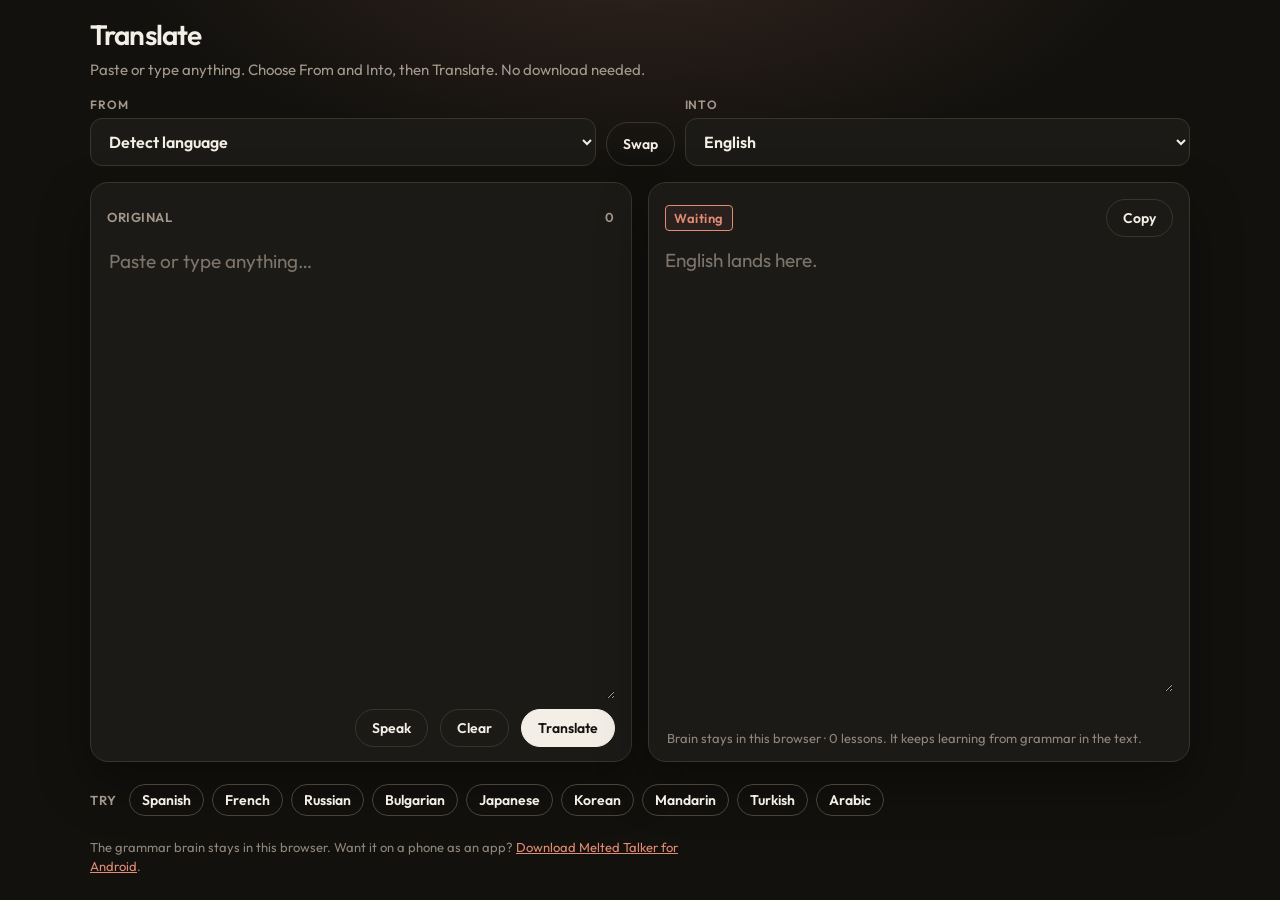
<file: index.html>
<!DOCTYPE html>
<html lang="en">
<head>
  <meta charset="utf-8">
  <meta name="viewport" content="width=device-width, initial-scale=1, viewport-fit=cover">
  <meta name="theme-color" content="#12110e">
  <meta name="apple-mobile-web-app-capable" content="yes">
  <meta name="mobile-web-app-capable" content="yes">
  <meta name="apple-mobile-web-app-title" content="To English">
  <meta name="apple-mobile-web-app-status-bar-style" content="black-translucent">
  <title>Translate</title>
  <link rel="manifest" href="manifest.webmanifest">
  <link rel="apple-touch-icon" href="apple-touch-icon.png">
  <link rel="icon" href="icon-192.png">
  <link rel="preconnect" href="https://fonts.googleapis.com">
  <link rel="preconnect" href="https://fonts.gstatic.com" crossorigin>
  <link href="https://fonts.googleapis.com/css2?family=Fraunces:ital,opsz,wght@0,9..144,560;1,9..144,560&family=Outfit:wght@400;500;600&display=swap" rel="stylesheet">
  <link rel="stylesheet" href="styles.css">
</head>
<body>
  <main class="desk">
    <header class="top">
      <h1>Translate</h1>
      <p class="hint desk-only">Select text in Discord or any other app and press <kbd>Ctrl</kbd><kbd>E</kbd>. The translation stays on top of that app. Paste puts it back where you were typing.</p>
      <p class="hint public-only">Paste or type anything. Choose From and Into, then Translate. No download needed.</p>
    </header>

    <section id="side-setting" class="side-setting">
      <p class="kicker">Side tab</p>
      <h2>Use it in any app</h2>
      <p>Turn this on and a small tab stays on the edge of the screen. Long-press text, tap the tab, and the translation comes up right away. If Side translate has no switch, open this app’s info and allow restricted settings.</p>
      <button type="button" id="side-toggle" class="solid" aria-pressed="false">Turn on the side tab</button>
    </section>

    <div class="langs">
      <label class="lang">
        <span>From</span>
        <select id="from-lang" aria-label="From language">
          <option value="auto" selected>Detect language</option>
        </select>
      </label>
      <button type="button" id="swap" class="ghost swap">Swap</button>
      <label class="lang">
        <span>Into</span>
        <select id="into-lang" aria-label="Into language">
          <optgroup label="Often">
            <option value="en" selected>English</option>
            <option value="es">Spanish</option>
            <option value="fr">French</option>
            <option value="de">German</option>
            <option value="it">Italian</option>
            <option value="pt">Portuguese</option>
            <option value="ru">Russian</option>
            <option value="bg">Bulgarian</option>
            <option value="ja">Japanese</option>
            <option value="ko">Korean</option>
            <option value="zh-CN">Mandarin</option>
            <option value="zh-TW">Chinese (Traditional)</option>
            <option value="ar">Arabic</option>
            <option value="hi">Hindi</option>
            <option value="tr">Turkish</option>
            <option value="nl">Dutch</option>
            <option value="pl">Polish</option>
            <option value="uk">Ukrainian</option>
            <option value="vi">Vietnamese</option>
            <option value="th">Thai</option>
            <option value="id">Indonesian</option>
            <option value="el">Greek</option>
            <option value="he">Hebrew</option>
            <option value="sv">Swedish</option>
          </optgroup>
          <optgroup label="More">
            <option value="af">Afrikaans</option>
            <option value="sq">Albanian</option>
            <option value="am">Amharic</option>
            <option value="hy">Armenian</option>
            <option value="az">Azerbaijani</option>
            <option value="eu">Basque</option>
            <option value="be">Belarusian</option>
            <option value="bn">Bengali</option>
            <option value="bs">Bosnian</option>
            <option value="ca">Catalan</option>
            <option value="ceb">Cebuano</option>
            <option value="zh">Chinese</option>
            <option value="co">Corsican</option>
            <option value="hr">Croatian</option>
            <option value="cs">Czech</option>
            <option value="da">Danish</option>
            <option value="eo">Esperanto</option>
            <option value="et">Estonian</option>
            <option value="tl">Filipino</option>
            <option value="fi">Finnish</option>
            <option value="fy">Frisian</option>
            <option value="gl">Galician</option>
            <option value="ka">Georgian</option>
            <option value="gu">Gujarati</option>
            <option value="ht">Haitian Creole</option>
            <option value="ha">Hausa</option>
            <option value="haw">Hawaiian</option>
            <option value="hmn">Hmong</option>
            <option value="hu">Hungarian</option>
            <option value="is">Icelandic</option>
            <option value="ig">Igbo</option>
            <option value="ga">Irish</option>
            <option value="jv">Javanese</option>
            <option value="kn">Kannada</option>
            <option value="kk">Kazakh</option>
            <option value="km">Khmer</option>
            <option value="rw">Kinyarwanda</option>
            <option value="ku">Kurdish</option>
            <option value="ky">Kyrgyz</option>
            <option value="lo">Lao</option>
            <option value="la">Latin</option>
            <option value="lv">Latvian</option>
            <option value="lt">Lithuanian</option>
            <option value="lb">Luxembourgish</option>
            <option value="mk">Macedonian</option>
            <option value="mg">Malagasy</option>
            <option value="ms">Malay</option>
            <option value="ml">Malayalam</option>
            <option value="mt">Maltese</option>
            <option value="mi">Maori</option>
            <option value="mr">Marathi</option>
            <option value="mn">Mongolian</option>
            <option value="my">Myanmar</option>
            <option value="ne">Nepali</option>
            <option value="no">Norwegian</option>
            <option value="ny">Nyanja</option>
            <option value="or">Odia</option>
            <option value="ps">Pashto</option>
            <option value="fa">Persian</option>
            <option value="pa">Punjabi</option>
            <option value="ro">Romanian</option>
            <option value="sm">Samoan</option>
            <option value="gd">Scots Gaelic</option>
            <option value="sr">Serbian</option>
            <option value="st">Sesotho</option>
            <option value="sn">Shona</option>
            <option value="sd">Sindhi</option>
            <option value="si">Sinhala</option>
            <option value="sk">Slovak</option>
            <option value="sl">Slovenian</option>
            <option value="so">Somali</option>
            <option value="su">Sundanese</option>
            <option value="sw">Swahili</option>
            <option value="tg">Tajik</option>
            <option value="ta">Tamil</option>
            <option value="tt">Tatar</option>
            <option value="te">Telugu</option>
            <option value="tk">Turkmen</option>
            <option value="ug">Uyghur</option>
            <option value="ur">Urdu</option>
            <option value="uz">Uzbek</option>
            <option value="cy">Welsh</option>
            <option value="xh">Xhosa</option>
            <option value="yi">Yiddish</option>
            <option value="yo">Yoruba</option>
            <option value="zu">Zulu</option>
          </optgroup>
        </select>
      </label>
    </div>

    <div class="stage">
      <section class="panel" aria-label="Original text">
        <div class="panel-head">
          <span>Original</span>
          <span id="count">0</span>
        </div>
        <textarea id="source" rows="10" placeholder="Paste or type anything…" spellcheck="false" dir="auto" autofocus></textarea>
        <div class="panel-foot">
          <button type="button" id="speak" class="ghost" aria-pressed="false">Speak</button>
          <button type="button" id="clear" class="ghost">Clear</button>
          <button type="button" id="translate" class="solid">Translate</button>
        </div>
      </section>

      <section class="panel panel-out" aria-label="Translation">
        <div class="panel-head">
          <span id="detected" class="stamp">Waiting</span>
          <button type="button" id="copy" class="ghost">Copy</button>
        </div>
        <div id="output" class="output" contenteditable="false" spellcheck="true" data-empty="true" aria-live="polite">Translation lands here.</div>
        <p id="status" class="status" role="status"></p>
        <p id="brain" class="brain"></p>
      </section>
    </div>

    <details id="phone" class="phone desk-only">
      <summary>On your phone</summary>
      <div class="phone-body">
      <div>
        <p class="kicker">On your phone</p>
        <h2>Open it in your pocket</h2>
        <p>Use the same translator on your phone. The laptop stays on, and both join the same Wi-Fi. Scan the code or type the address.</p>
        <a id="phone-url" class="phone-url" href="#phone">Finding the address…</a>
        <div class="phone-actions">
          <button type="button" id="copy-phone" class="ghost">Copy address</button>
        </div>
        <ol>
          <li>iPhone: open it in Safari, tap Share, then Add to Home Screen.</li>
          <li>Android: open it in Chrome, tap the menu, then Add to Home screen.</li>
        </ol>
      </div>
      <img id="phone-qr" alt="" width="180" height="180">
      </div>
    </details>

    <div class="samples" aria-label="Examples">
      <span class="samples-label">Try</span>
      <button type="button" data-sample="¿Dónde está la estación de tren más cercana?">Spanish</button>
      <button type="button" data-sample="Je voudrais un café et une part de gâteau, s'il vous plaît.">French</button>
      <button type="button" data-sample="Сегодня вечером мы идём в кино. Не опаздывай.">Russian</button>
      <button type="button" data-sample="Утре следобед ще се видим пред гарата. Не закъснявай.">Bulgarian</button>
      <button type="button" data-sample="明日の午後、駅前で会いましょう。">Japanese</button>
      <button type="button" data-sample="이 문장을 영어로 바꿔 주세요.">Korean</button>
      <button type="button" data-sample="请把这份文件在周五之前发给我。">Mandarin</button>
      <button type="button" data-sample="Yarın akşam istasyonun önünde buluşalım.">Turkish</button>
      <button type="button" data-sample="من فضلك أرسل هذا الملف قبل يوم الجمعة.">Arabic</button>
    </div>

    <p class="fine desk-only">Hold the right Ctrl key to dictate into the app you're using. The grammar brain stays in this folder and keeps learning on this device.</p>
    <p class="fine phone-only">Choose From and Into above, select a line, and tap Translate. The grammar brain stays on the computer you downloaded, and it keeps learning there. This phone uses your laptop, so the laptop stays on and both stay on the same Wi-Fi.</p>
    <p class="fine installed-only">Turn on the side tab, long-press text in any app, then tap Translate on the edge. The translation comes up in one tap. You can also long-press and choose Translate. The grammar brain stays on this phone and keeps learning from the text.</p>
    <p class="fine public-only">The grammar brain stays in this browser. Want it on a phone as an app? <a href="docs/">Download Melted Talker for Android</a>.</p>
  </main>
  <div id="hold-menu" class="hold-menu" hidden>
    <span id="hold-label">Text selected</span>
    <button type="button" id="hold-translate" class="solid">Translate</button>
  </div>
  <script src="app.js"></script>
</body>
</html>
</file>
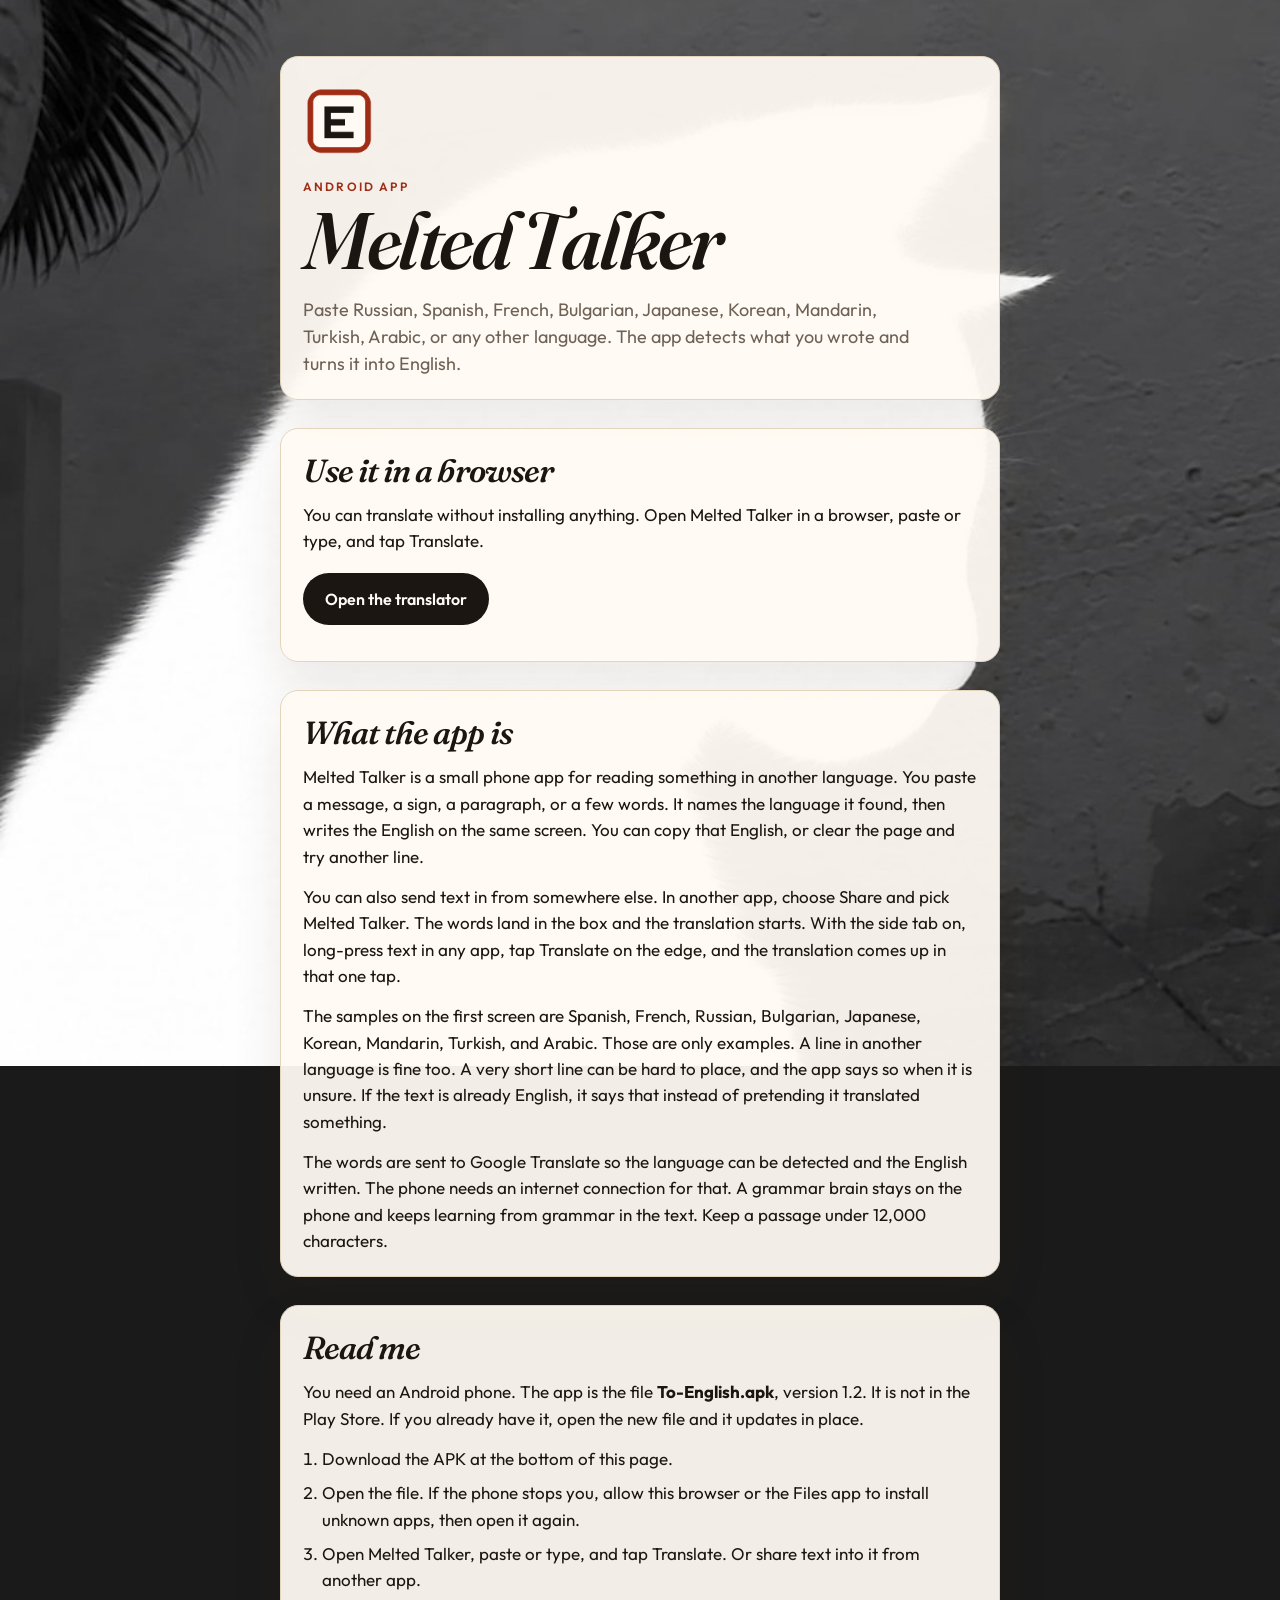
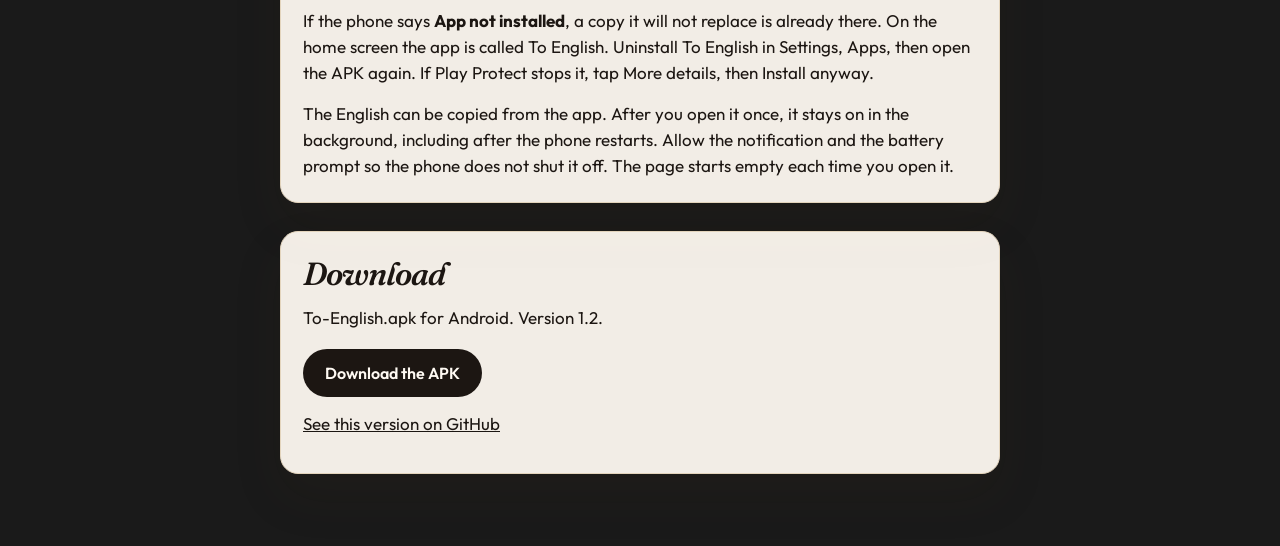
<file: docs/index.html>
<!DOCTYPE html>
<html lang="en">
<head>
  <meta charset="utf-8">
  <meta name="viewport" content="width=device-width, initial-scale=1">
  <meta name="description" content="Melted Talker is an Android app that detects the language you paste and turns it into English. Download the APK.">
  <meta name="theme-color" content="#2a2a2a">
  <title>Melted Talker</title>
  <link rel="icon" href="icon-192.png">
  <link rel="preconnect" href="https://fonts.googleapis.com">
  <link rel="preconnect" href="https://fonts.gstatic.com" crossorigin>
  <link href="https://fonts.googleapis.com/css2?family=Fraunces:ital,opsz,wght@0,9..144,560;1,9..144,560&family=Outfit:wght@400;500;600&display=swap" rel="stylesheet">
  <link rel="stylesheet" href="site.css">
</head>
<body>
  <main class="page">
    <header class="mast">
      <img src="icon-192.png" width="72" height="72" alt="">
      <p class="kicker">Android app</p>
      <h1>Melted Talker</h1>
      <p class="lede">Paste Russian, Spanish, French, Bulgarian, Japanese, Korean, Mandarin, Turkish, Arabic, or any other language. The app detects what you wrote and turns it into English.</p>
    </header>

    <section class="card" aria-labelledby="web-title">
      <h2 id="web-title">Use it in a browser</h2>
      <p>You can translate without installing anything. Open Melted Talker in a browser, paste or type, and tap Translate.</p>
      <p><a class="button" href="../">Open the translator</a></p>
    </section>

    <section class="card" aria-labelledby="about-title">
      <h2 id="about-title">What the app is</h2>
      <p>Melted Talker is a small phone app for reading something in another language. You paste a message, a sign, a paragraph, or a few words. It names the language it found, then writes the English on the same screen. You can copy that English, or clear the page and try another line.</p>
      <p>You can also send text in from somewhere else. In another app, choose Share and pick Melted Talker. The words land in the box and the translation starts. With the side tab on, long-press text in any app, tap Translate on the edge, and the translation comes up in that one tap.</p>
      <p>The samples on the first screen are Spanish, French, Russian, Bulgarian, Japanese, Korean, Mandarin, Turkish, and Arabic. Those are only examples. A line in another language is fine too. A very short line can be hard to place, and the app says so when it is unsure. If the text is already English, it says that instead of pretending it translated something.</p>
      <p>The words are sent to Google Translate so the language can be detected and the English written. The phone needs an internet connection for that. A grammar brain stays on the phone and keeps learning from grammar in the text. Keep a passage under 12,000 characters.</p>
    </section>

    <section class="card" id="readme" aria-labelledby="readme-title">
      <h2 id="readme-title">Read me</h2>
      <p>You need an Android phone. The app is the file <strong>To-English.apk</strong>, version 1.2. It is not in the Play Store. If you already have it, open the new file and it updates in place.</p>
      <ol>
        <li>Download the APK at the bottom of this page.</li>
        <li>Open the file. If the phone stops you, allow this browser or the Files app to install unknown apps, then open it again.</li>
        <li>Open Melted Talker, paste or type, and tap Translate. Or share text into it from another app.</li>
      </ol>
      <p>If the phone says <strong>App not installed</strong>, a copy it will not replace is already there. On the home screen the app is called To English. Uninstall To English in Settings, Apps, then open the APK again. If Play Protect stops it, tap More details, then Install anyway.</p>
      <p>The English can be copied from the app. After you open it once, it stays on in the background, including after the phone restarts. Allow the notification and the battery prompt so the phone does not shut it off. The page starts empty each time you open it.</p>
    </section>

    <section class="card download" id="download" aria-labelledby="download-title">
      <h2 id="download-title">Download</h2>
      <p>To-English.apk for Android. Version 1.2.</p>
      <a class="button" href="https://github.com/meltedlamp/translator/releases/latest/download/To-English.apk">Download the APK</a>
      <p class="fine"><a href="https://github.com/meltedlamp/translator/releases/latest">See this version on GitHub</a></p>
    </section>
  </main>
</body>
</html>
</file>
<file: styles.css>
:root {
  --paper: #12110e;
  --card: #1c1a17;
  --ink: #f4efe6;
  --muted: #a3988c;
  --line: #3a342c;
  --stamp: #e38b74;
  --button: #f4efe6;
  --button-text: #141210;
  --shadow: 0 22px 50px rgba(0, 0, 0, 0.35);
  --serif: "Fraunces", "Palatino Linotype", Palatino, Georgia, serif;
  --sans: "Outfit", "Segoe UI", "Yu Gothic", "Malgun Gothic", "Microsoft YaHei", sans-serif;
}

* { box-sizing: border-box; }

html, body {
  margin: 0;
  min-height: 100%;
  height: 100%;
}

html { color-scheme: dark; }

body {
  font-family: var(--sans);
  color: var(--ink);
  background:
    radial-gradient(900px 420px at 50% -8%, rgba(227, 139, 116, 0.16), transparent 58%),
    var(--paper);
}

.desk {
  width: min(1100px, calc(100% - 32px));
  margin: 0 auto;
  height: 100%;
  min-height: 100%;
  display: flex;
  flex-direction: column;
  padding: 20px 0 24px;
}

.mast,
.voice {
  display: none;
}

.kicker {
  margin: 0 0 8px;
  font-size: 12px;
  font-weight: 600;
  letter-spacing: 0.18em;
  text-transform: uppercase;
  color: var(--stamp);
}

h1 {
  margin: 0;
  font-family: var(--sans);
  font-size: 28px;
  font-weight: 600;
  letter-spacing: -0.03em;
  line-height: 1.1;
}

.hint {
  margin: 8px 0 0;
  max-width: 46rem;
  color: var(--muted);
  font-size: 15px;
  line-height: 1.45;
}

.hint kbd {
  display: inline-block;
  margin: 0 2px;
  padding: 1px 6px 2px;
  border: 1px solid var(--line);
  border-bottom-width: 2px;
  border-radius: 6px;
  color: var(--ink);
  font: 600 12px/1.4 var(--sans);
}

.lede {
  max-width: 38rem;
  margin: 16px 0 0;
  color: var(--muted);
  font-size: 17px;
  line-height: 1.5;
}

.voice {
  margin-top: 28px;
  padding: 20px 22px;
  background: #241f1b;
  color: #e6d9c8;
  border: 1px solid var(--line);
  border-radius: 18px;
}

.voice .kicker {
  color: #e7b2a4;
}

.voice h2 {
  margin: 0 0 8px;
  font-family: var(--serif);
  font-size: clamp(28px, 4vw, 40px);
  font-weight: 560;
  letter-spacing: -0.03em;
  color: var(--ink);
}

.voice p {
  margin: 0;
  max-width: 46rem;
  line-height: 1.5;
}

.voice kbd {
  display: inline;
  margin: 0 1px;
  padding: 1px 6px 2px;
  border: 1px solid rgba(255, 250, 243, 0.35);
  border-bottom-width: 2px;
  border-radius: 6px;
  color: var(--ink);
  font: 600 12px/1.4 var(--sans);
  white-space: nowrap;
}

.langs {
  display: flex;
  flex-wrap: wrap;
  align-items: flex-end;
  gap: 10px;
  margin-top: 16px;
}

.lang {
  display: flex;
  flex-direction: column;
  gap: 6px;
  flex: 1;
  min-width: min(100%, 220px);
}

.lang span {
  color: var(--muted);
  font-size: 12px;
  font-weight: 600;
  letter-spacing: 0.08em;
  text-transform: uppercase;
}

.lang select {
  width: 100%;
  font: 600 16px/1.2 var(--sans);
  color: var(--ink);
  background: var(--card);
  border: 1px solid var(--line);
  border-radius: 12px;
  padding: 12px 14px;
}

.swap {
  min-height: 44px;
}

.stage {
  display: grid;
  grid-template-columns: 1fr 1fr;
  grid-template-rows: minmax(0, 1fr);
  gap: 16px;
  margin-top: 16px;
  flex: 1;
  min-height: 280px;
}

.panel {
  background: var(--card);
  border: 1px solid var(--line);
  border-radius: 18px;
  box-shadow: var(--shadow);
  min-height: 0;
  display: flex;
  flex-direction: column;
  padding: 16px 16px 14px;
  overflow: hidden;
}

.panel-head,
.panel-foot {
  display: flex;
  align-items: center;
  justify-content: space-between;
  gap: 12px;
}

.panel-head {
  min-height: 36px;
  color: var(--muted);
  font-size: 13px;
  font-weight: 600;
  letter-spacing: 0.04em;
  text-transform: uppercase;
}

textarea,
.output {
  width: 100%;
  flex: 1;
  margin: 10px 0;
  border: 0;
  resize: vertical;
  background: transparent;
  color: var(--ink);
  font: 400 19px/1.55 var(--sans);
  min-height: 0;
  overflow: auto;
}

textarea:focus {
  outline: none;
}

textarea::placeholder {
  color: #7d746a;
}

.output {
  white-space: pre-wrap;
  overflow-wrap: anywhere;
  font-size: 22px;
  line-height: 1.45;
}

.output[data-empty="true"] {
  color: #7d746a;
  font-family: var(--sans);
  font-size: 19px;
}

.output:focus {
  outline: none;
}

.output[contenteditable="true"] {
  cursor: text;
}

.stamp {
  display: inline-flex;
  align-items: center;
  border: 1.5px solid var(--stamp);
  color: var(--stamp);
  border-radius: 4px;
  padding: 4px 8px;
  letter-spacing: 0.04em;
  text-transform: none;
  background: #2a211e;
}

button {
  font: 600 14px/1 var(--sans);
  border-radius: 999px;
  padding: 11px 16px;
  cursor: pointer;
}

button:disabled {
  opacity: 0.55;
  cursor: progress;
}

.ghost {
  background: transparent;
  color: var(--ink);
  border: 1px solid var(--line);
}

.solid {
  background: var(--button);
  color: var(--button-text);
  border: 1px solid var(--button);
}

.ghost:hover,
.solid:hover {
  transform: translateY(-1px);
}

button.hearing {
  background: var(--stamp);
  color: #1c1612;
  border-color: var(--stamp);
}

.panel-foot {
  justify-content: flex-end;
}

.status {
  min-height: 1.2em;
  margin: 8px 2px 0;
  color: var(--muted);
  font-size: 14px;
}

.brain {
  min-height: 1.2em;
  margin: 2px 2px 0;
  color: #8f867b;
  font-size: 13px;
  line-height: 1.4;
}

.samples {
  display: flex;
  flex-wrap: wrap;
  align-items: center;
  gap: 8px;
  margin-top: 22px;
}

.samples-label {
  color: var(--muted);
  font-size: 13px;
  font-weight: 600;
  letter-spacing: 0.08em;
  text-transform: uppercase;
  margin-right: 4px;
}

.samples button {
  background: transparent;
  border: 1px solid #4a433b;
  color: var(--ink);
  padding: 8px 12px;
}

.samples button:hover {
  background: #2a2622;
}

.fine {
  margin: 22px 0 0;
  color: #8f867b;
  font-size: 13px;
  line-height: 1.45;
  max-width: 40rem;
}

.phone-only { display: none; }
.installed-only { display: none; }
.public-only { display: none; }

.fine a {
  color: var(--stamp);
}

.hold-menu {
  position: fixed;
  z-index: 20;
  left: 16px;
  right: 16px;
  bottom: calc(16px + env(safe-area-inset-bottom));
  display: flex;
  align-items: center;
  justify-content: space-between;
  gap: 12px;
  padding: 12px 12px 12px 16px;
  background: #241f1b;
  border: 1px solid var(--line);
  border-radius: 18px;
  box-shadow: var(--shadow);
}

.hold-menu[hidden] { display: none; }

.hold-menu span {
  color: var(--muted);
  font-size: 14px;
  font-weight: 600;
}

.mode-sheet {
  position: fixed;
  z-index: 30;
  inset: 0;
  display: flex;
  align-items: flex-end;
  justify-content: center;
  padding: 16px;
  background: rgba(0, 0, 0, 0.55);
}

.mode-sheet[hidden] { display: none; }

.mode-card {
  width: min(520px, 100%);
  margin-bottom: env(safe-area-inset-bottom);
  padding: 20px;
  background: var(--card);
  border: 1px solid var(--line);
  border-radius: 18px;
  box-shadow: var(--shadow);
}

.mode-card h2 {
  margin: 0;
  font-family: var(--serif);
  font-size: 32px;
  font-weight: 560;
  letter-spacing: -0.03em;
}

.mode-preview {
  margin: 10px 0 0;
  color: var(--muted);
  line-height: 1.45;
}

.sheet-langs {
  display: grid;
  gap: 12px;
  margin-top: 16px;
}

.sheet-langs .lang select {
  width: 100%;
  min-height: 44px;
}

.mode-picks {
  display: grid;
  gap: 8px;
  margin-top: 16px;
}

.mode-picks button {
  background: transparent;
  color: var(--ink);
  border: 1px solid var(--line);
  text-align: left;
  min-height: 48px;
}

.mode-picks button.on {
  background: var(--button);
  color: var(--button-text);
  border-color: var(--button);
}

.mode-card .target {
  display: flex;
  width: 100%;
  margin: 14px 0 0;
}

.mode-card .target[hidden] {
  display: none;
}

.mode-card .target select {
  flex: 1;
  min-height: 44px;
}

.mode-actions {
  display: flex;
  justify-content: flex-end;
  gap: 8px;
  margin-top: 16px;
}

.phone {
  display: block;
  margin-top: 18px;
  padding: 16px 18px;
  background: var(--card);
  border: 1px solid var(--line);
  border-radius: 18px;
  box-shadow: var(--shadow);
}

.phone summary {
  cursor: pointer;
  font-weight: 600;
  color: var(--ink);
}

.phone-body {
  display: grid;
  grid-template-columns: 1fr 180px;
  gap: 22px;
  align-items: center;
  margin-top: 14px;
}

.phone h2 {
  margin: 0 0 8px;
  font-family: var(--serif);
  font-size: 32px;
  font-weight: 560;
  letter-spacing: -0.03em;
}

.phone p,
.phone ol {
  margin: 0;
  color: var(--muted);
  line-height: 1.5;
}

.phone ol {
  margin-top: 12px;
  padding-left: 18px;
  font-size: 14px;
}

.phone li + li { margin-top: 6px; }

.phone-url {
  display: inline-block;
  margin-top: 12px;
  color: var(--ink);
  font-size: 20px;
  font-weight: 600;
  text-decoration: none;
  overflow-wrap: anywhere;
}

.phone-actions { margin-top: 12px; }

.phone img {
  width: 180px;
  height: 180px;
  background: white;
  border-radius: 12px;
}

body.on-phone .desk-only { display: none; }
body.on-phone .phone-only { display: block; }

body.public-web .desk-only,
body.public-web .phone,
body.public-web .phone-only,
body.public-web .installed-only { display: none; }
body.public-web .public-only { display: block; }

body.installed .desk-only,
body.installed .phone-only,
body.installed .phone { display: none; }
body.installed .installed-only { display: block; }

.side-setting { display: none; }

body.installed .side-setting {
  display: block;
  margin: 16px 0 4px;
  padding: 16px 16px 14px;
  background: var(--card);
  border: 1px solid var(--line);
  border-radius: 18px;
}

.side-setting h2 {
  margin: 0;
  font-family: var(--serif);
  font-size: 22px;
  font-weight: 560;
  letter-spacing: -0.02em;
}

.side-setting p:not(.kicker) {
  margin: 8px 0 0;
  color: var(--muted);
  font-size: 15px;
  line-height: 1.45;
}

.side-setting .solid { margin-top: 14px; }

@media (max-width: 800px) {
  .desk {
    width: min(1040px, calc(100% - 24px));
    padding-top: 28px;
    padding-bottom: calc(28px + env(safe-area-inset-bottom));
  }
  .desk { height: auto; min-height: 100%; }
  .stage {
    grid-template-columns: 1fr;
    grid-template-rows: minmax(220px, 1fr) minmax(220px, 1fr);
    flex: none;
    min-height: 70vh;
  }
  .panel { min-height: 220px; height: auto; }
  textarea, .output { min-height: 160px; font-size: 18px; }
  .panel-foot { display: grid; grid-template-columns: 1fr 1fr 1fr; }
  .panel-foot button { min-height: 44px; }
  .samples button { min-height: 40px; }
  .lang select { min-height: 44px; }
  .phone-body { grid-template-columns: 1fr; }
  .phone img { width: 160px; height: 160px; }
}
</file>
<file: docs/site.css>
:root {
  --paper: #e8dcc6;
  --card: #fffaf3;
  --ink: #1c1612;
  --muted: #6e6256;
  --line: #e3d4bc;
  --stamp: #9f2d16;
  --button: #1c1612;
  --button-text: #fffaf3;
  --shadow: 0 22px 50px rgba(72, 46, 16, 0.1);
  --serif: "Fraunces", "Palatino Linotype", Palatino, Georgia, serif;
  --sans: "Outfit", "Segoe UI", "Yu Gothic", "Malgun Gothic", "Microsoft YaHei", sans-serif;
}

* { box-sizing: border-box; }

html, body {
  margin: 0;
  min-height: 100%;
}

body {
  font-family: var(--sans);
  color: var(--ink);
  background-color: #1a1a1a;
  background-image: url("melted.jpg");
  background-repeat: no-repeat;
  background-position: 72% center;
  background-size: cover;
  background-attachment: fixed;
}

.page {
  width: min(720px, calc(100% - 32px));
  margin: 0 auto;
  padding: 56px 0 72px;
}

.mast {
  padding: 28px 22px 22px;
  background: rgba(255, 250, 243, 0.94);
  border: 1px solid var(--line);
  border-radius: 18px;
  box-shadow: var(--shadow);
}

.mast img {
  display: block;
  width: 72px;
  height: 72px;
  margin-bottom: 22px;
  border-radius: 16px;
}

.kicker {
  margin: 0 0 8px;
  font-size: 12px;
  font-weight: 600;
  letter-spacing: 0.18em;
  text-transform: uppercase;
  color: var(--stamp);
}

h1 {
  margin: 0;
  font-family: var(--serif);
  font-size: clamp(52px, 8vw, 80px);
  font-weight: 560;
  font-style: italic;
  letter-spacing: -0.03em;
  line-height: 0.95;
}

h2 {
  margin: 0 0 12px;
  font-family: var(--serif);
  font-size: 32px;
  font-weight: 560;
  font-style: italic;
  letter-spacing: -0.03em;
}

.lede {
  max-width: 38rem;
  margin: 18px 0 0;
  color: var(--muted);
  font-size: 18px;
  line-height: 1.5;
}

.card {
  margin-top: 28px;
  padding: 22px 22px 8px;
  background: rgba(255, 250, 243, 0.94);
  border: 1px solid var(--line);
  border-radius: 18px;
  box-shadow: var(--shadow);
}

.card p,
.card li {
  color: var(--ink);
  font-size: 17px;
  line-height: 1.55;
}

.card p {
  margin: 0 0 14px;
}

.card ol {
  margin: 0 0 14px;
  padding-left: 1.2em;
}

.card li + li {
  margin-top: 8px;
}

.download {
  padding-bottom: 22px;
}

.button {
  display: inline-block;
  margin: 4px 0 14px;
  padding: 14px 22px;
  border-radius: 999px;
  background: var(--button);
  color: var(--button-text);
  font-size: 16px;
  font-weight: 600;
  text-decoration: none;
}

.button:hover {
  transform: translateY(-1px);
}

.fine {
  color: var(--muted);
  font-size: 14px;
}

.fine a {
  color: var(--ink);
}

@media (max-width: 640px) {
  body {
    background-attachment: scroll;
    background-position: center;
  }

  .page {
    width: min(720px, calc(100% - 24px));
    padding-top: 32px;
  }

  .button {
    display: block;
    text-align: center;
  }
}
</file>
